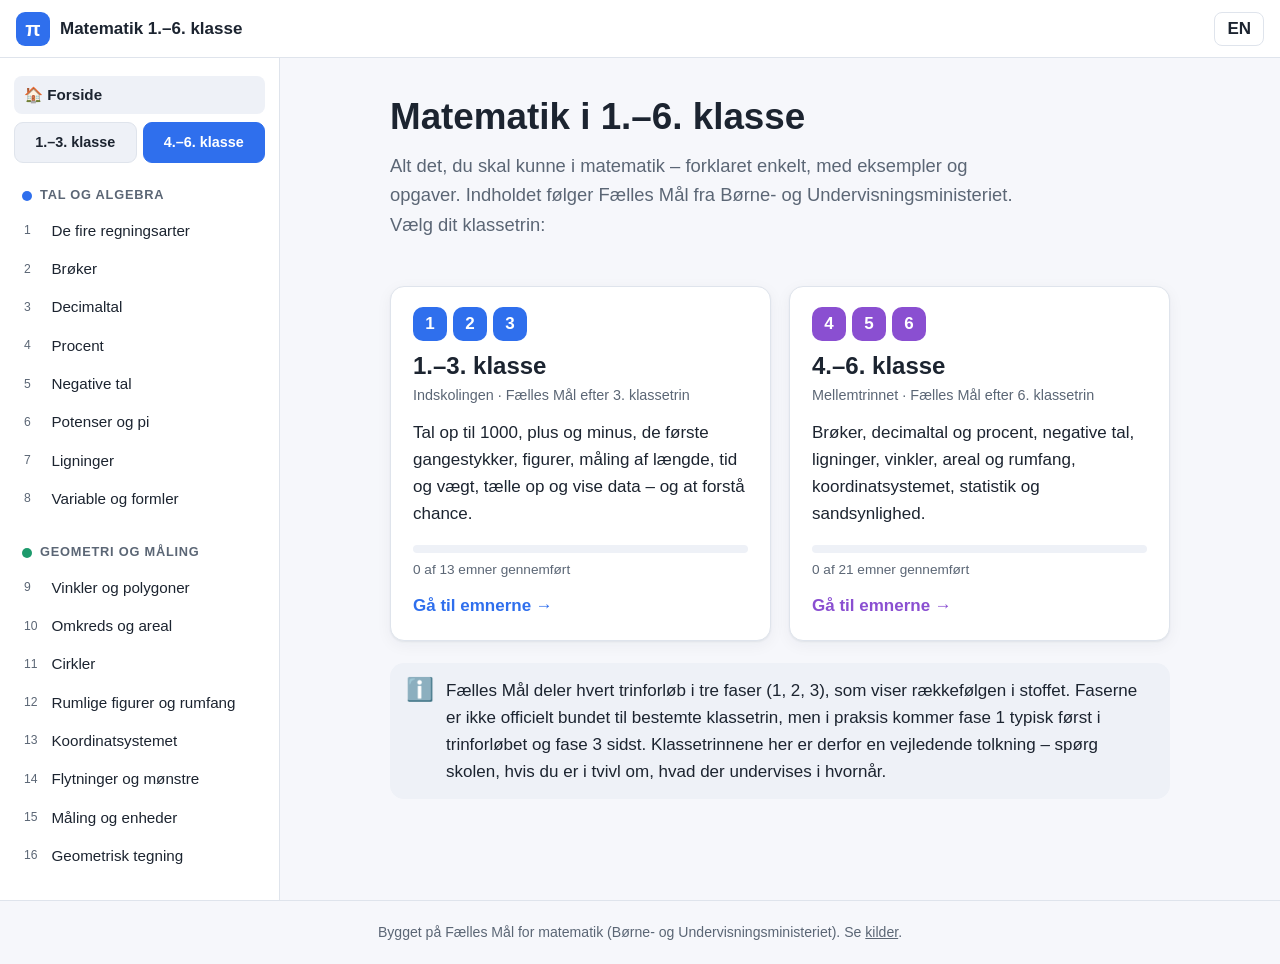
<file: public/index.html>
<!DOCTYPE html>
<html lang="da">
<head>
  <meta charset="utf-8">
  <meta name="viewport" content="width=device-width, initial-scale=1">
  <title>Matematik 1.–6. klasse</title>
  <meta name="description" content="Studiemateriale i matematik for 1.–6. klasse, bygget på Fælles Mål (Børne- og Undervisningsministeriet).">
  <link rel="icon" href="data:image/svg+xml,%3Csvg xmlns='http://www.w3.org/2000/svg' viewBox='0 0 64 64'%3E%3Crect width='64' height='64' rx='14' fill='%232f6fed'/%3E%3Ctext x='32' y='44' font-size='34' font-family='Arial' font-weight='bold' text-anchor='middle' fill='white'%3E%CF%80%3C/text%3E%3C/svg%3E">
  <link rel="stylesheet" href="css/style.css">
</head>
<body>
  <a class="skip" href="#main">Gå til indhold</a>

  <header class="topbar">
    <button class="menu-btn" id="menuBtn" aria-label="Menu" aria-expanded="false">☰</button>
    <a class="brand" href="#/">
      <span class="brand-mark">π</span>
      <span class="brand-text" id="brandText">Matematik 1.–6. klasse</span>
    </a>
    <div class="topbar-right">
      <button class="lang-btn" id="langBtn" title="Skift sprog / Switch language">EN</button>
    </div>
  </header>

  <div class="layout">
    <nav class="sidebar" id="sidebar" aria-label="Emner"></nav>
    <main class="content" id="main" tabindex="-1"></main>
  </div>

  <footer class="footer" id="footer"></footer>

  <script src="js/content/index.js"></script>
  <script src="js/content/indskoling-tal.js"></script>
  <script src="js/content/indskoling-geometri.js"></script>
  <script src="js/content/indskoling-statistik.js"></script>
  <script src="js/content/tal.js"></script>
  <script src="js/content/geometri.js"></script>
  <script src="js/content/statistik.js"></script>
  <script src="js/content/kompetencer.js"></script>
  <script src="js/widgets.js"></script>
  <script src="js/app.js"></script>
</body>
</html>
</file>
<file: public/css/style.css>
/* ------------------------------------------------------------------
   Matematik 6. klasse — stylesheet
   ------------------------------------------------------------------ */

:root {
  --bg: #f6f7fb;
  --surface: #ffffff;
  --surface-2: #eef1f7;
  --text: #1c2430;
  --muted: #5b6675;
  --line: #dfe4ec;
  --brand: #2f6fed;

  --tal: #2f6fed;
  --tal-soft: #e6eefe;
  --geometri: #1d9a6c;
  --geometri-soft: #e1f5ec;
  --statistik: #e8842b;
  --statistik-soft: #fdeede;
  --kompetencer: #8a4fd1;
  --kompetencer-soft: #f0e7fb;

  --ok: #1d9a6c;
  --warn: #e8842b;
  --radius: 14px;
  --shadow: 0 1px 2px rgba(20, 30, 50, .06), 0 4px 16px rgba(20, 30, 50, .05);
  --font: -apple-system, BlinkMacSystemFont, "Segoe UI", Roboto, Helvetica, Arial, sans-serif;
  --mono: ui-monospace, SFMono-Regular, Menlo, Consolas, monospace;
}

@media (prefers-color-scheme: dark) {
  :root:not([data-theme="light"]) {
    --bg: #12161d;
    --surface: #1a2029;
    --surface-2: #232b37;
    --text: #e8ecf2;
    --muted: #9aa5b5;
    --line: #2e3745;
    --tal-soft: #1b2a4a;
    --geometri-soft: #143528;
    --statistik-soft: #3d2a17;
    --kompetencer-soft: #2f2044;
    --shadow: 0 1px 2px rgba(0, 0, 0, .3), 0 4px 16px rgba(0, 0, 0, .25);
  }
}

* { box-sizing: border-box; }
[hidden] { display: none !important; }
html { scroll-behavior: smooth; }
body {
  margin: 0;
  font-family: var(--font);
  font-size: 17px;
  line-height: 1.6;
  color: var(--text);
  background: var(--bg);
}
a { color: var(--brand); }
h1, h2, h3, h4 { line-height: 1.25; margin: 0 0 .5em; }
h1 { font-size: 2rem; }
h2 { font-size: 1.45rem; margin-top: 1.6em; }
h3 { font-size: 1.15rem; margin-top: 1.2em; }
p { margin: 0 0 1em; }
ul, ol { padding-left: 1.4em; }
li { margin: .25em 0; }
code { font-family: var(--mono); font-size: .95em; background: var(--surface-2); padding: .1em .35em; border-radius: 5px; }
table { border-collapse: collapse; width: 100%; margin: 0 0 1.2em; font-size: .97em; }
.tw { overflow-x: auto; max-width: 100%; margin: 0 0 1.2em; -webkit-overflow-scrolling: touch; }
.tw > table { margin: 0; min-width: max-content; }
.content { min-width: 0; }
th, td { border: 1px solid var(--line); padding: .45em .7em; text-align: left; vertical-align: top; }
th { background: var(--surface-2); }
td.num, th.num { text-align: right; font-variant-numeric: tabular-nums; }
hr { border: 0; border-top: 1px solid var(--line); margin: 2em 0; }
svg { max-width: 100%; height: auto; }
button { font-family: inherit; font-size: inherit; cursor: pointer; }

.skip { position: absolute; left: -999px; top: 0; background: var(--surface); padding: .5em 1em; z-index: 100; }
.skip:focus { left: 8px; top: 8px; }

/* ---------- top bar ---------- */
.topbar {
  position: sticky; top: 0; z-index: 30;
  display: flex; align-items: center; gap: 12px;
  height: 58px; padding: 0 16px;
  background: var(--surface);
  border-bottom: 1px solid var(--line);
}
.brand { display: flex; align-items: center; gap: 10px; text-decoration: none; color: var(--text); font-weight: 700; }
.brand-mark {
  display: inline-grid; place-items: center;
  width: 34px; height: 34px; border-radius: 9px;
  background: var(--brand); color: #fff; font-size: 20px; font-weight: 700;
}
.topbar-right { margin-left: auto; display: flex; gap: 8px; align-items: center; }
.lang-btn, .menu-btn {
  border: 1px solid var(--line); background: var(--surface); color: var(--text);
  border-radius: 8px; padding: 6px 12px; font-weight: 600;
}
.lang-btn:hover, .menu-btn:hover { background: var(--surface-2); }
.menu-btn { display: none; font-size: 20px; padding: 2px 10px; }

/* ---------- layout ---------- */
.layout { display: grid; grid-template-columns: 280px minmax(0, 1fr); min-height: calc(100vh - 58px); }
.sidebar {
  border-right: 1px solid var(--line);
  background: var(--surface);
  padding: 18px 14px 40px;
  position: sticky; top: 58px; height: calc(100vh - 58px); overflow-y: auto;
}
.content { padding: 28px 20px 80px; }
.content > .page { max-width: 780px; margin: 0 auto; }

.side-group { margin-bottom: 18px; }
.side-title {
  display: flex; align-items: center; gap: 8px;
  font-size: .8rem; text-transform: uppercase; letter-spacing: .06em;
  color: var(--muted); font-weight: 700; padding: 6px 8px;
}
.side-title .dot { width: 10px; height: 10px; border-radius: 50%; display: inline-block; }
.side-link {
  display: flex; align-items: center; gap: 8px;
  padding: 7px 10px; border-radius: 8px; text-decoration: none; color: var(--text); font-size: .95rem;
}
.side-link:hover { background: var(--surface-2); }
.side-link.active { background: var(--surface-2); font-weight: 600; }
.side-link .num { color: var(--muted); font-size: .8em; min-width: 1.6em; }
.side-link .done { margin-left: auto; color: var(--ok); font-weight: 700; }
.side-home { font-weight: 600; margin-bottom: 8px; }

/* ---------- area colouring ---------- */
.area-tal { --c: var(--tal); --c-soft: var(--tal-soft); }
.area-geometri { --c: var(--geometri); --c-soft: var(--geometri-soft); }
.area-statistik { --c: var(--statistik); --c-soft: var(--statistik-soft); }
.area-kompetencer { --c: var(--kompetencer); --c-soft: var(--kompetencer-soft); }

/* ---------- home ---------- */
.hero { padding: 8px 0 18px; }
.hero h1 { font-size: 2.3rem; margin-bottom: .3em; }
.hero p.lead { font-size: 1.15rem; color: var(--muted); max-width: 640px; }

.card {
  background: var(--surface); border: 1px solid var(--line); border-radius: var(--radius);
  padding: 18px 20px; box-shadow: var(--shadow); margin-bottom: 18px;
}
.card.accent { border-left: 6px solid var(--c, var(--brand)); }
.card h2 { margin-top: 0; }
.card h3 { margin-top: 0; }

.area-grid { display: grid; grid-template-columns: repeat(auto-fit, minmax(300px, 1fr)); gap: 16px; margin: 18px 0 28px; }
.area-card { background: var(--surface); border: 1px solid var(--line); border-radius: var(--radius); padding: 18px 20px; box-shadow: var(--shadow); border-top: 6px solid var(--c); }
.area-card h2 { font-size: 1.25rem; margin: 0 0 .3em; }
.area-card .goal { font-size: .93rem; color: var(--muted); margin-bottom: .8em; font-style: italic; }
.area-card ol { padding-left: 1.3em; margin: 0 0 .8em; }
.area-card ol a { text-decoration: none; color: var(--text); }
.area-card ol a:hover { text-decoration: underline; }
.area-card li.done a::after { content: " ✓"; color: var(--ok); font-weight: 700; }
.progress { height: 8px; background: var(--surface-2); border-radius: 99px; overflow: hidden; }
.progress > span { display: block; height: 100%; background: var(--c); border-radius: 99px; transition: width .3s; }
.progress-label { font-size: .85rem; color: var(--muted); margin-top: 6px; }

.must-list { margin: 0; padding-left: 1.3em; }
.must-list li { margin: .5em 0; }
.must-list .where { display: block; font-size: .85rem; color: var(--muted); }

/* ---------- topic page ---------- */
.crumbs { font-size: .9rem; color: var(--muted); margin-bottom: 10px; }
.crumbs a { color: var(--muted); text-decoration: none; }
.crumbs a:hover { text-decoration: underline; }
.topic-head { border-left: 6px solid var(--c); padding-left: 16px; margin-bottom: 22px; }
.topic-head .area-label { font-size: .85rem; font-weight: 700; color: var(--c); text-transform: uppercase; letter-spacing: .05em; }
.topic-head h1 { margin: .1em 0 .2em; }
.topic-head .summary { color: var(--muted); font-size: 1.08rem; margin: 0; }

.goalbox { background: var(--c-soft); border-radius: var(--radius); padding: 14px 18px; margin-bottom: 22px; }
.goalbox h3 { margin: 0 0 .4em; font-size: 1rem; color: var(--c); }
.goalbox ul { margin: 0; padding-left: 1.3em; font-size: .97rem; }
.goalbox .src { font-size: .82rem; color: var(--muted); margin-top: .6em; }

.section { margin-bottom: 26px; }
.section h2 { display: flex; align-items: center; gap: 10px; }
.section h2 .badge { font-size: .72rem; font-weight: 700; letter-spacing: .05em; text-transform: uppercase; padding: 3px 8px; border-radius: 6px; background: var(--c-soft); color: var(--c); }

.example { background: var(--surface); border: 1px solid var(--line); border-radius: var(--radius); padding: 16px 20px; box-shadow: var(--shadow); }
.example .problem { font-weight: 600; margin-bottom: .6em; }
.example ol.steps { margin: 0 0 .8em; }
.example .answer { background: var(--c-soft); border-radius: 8px; padding: 8px 12px; font-weight: 600; display: inline-block; }

.tip { display: flex; gap: 12px; background: var(--surface-2); border-radius: var(--radius); padding: 14px 16px; }
.tip .icon { font-size: 1.4rem; line-height: 1.2; }
.tip p:last-child { margin-bottom: 0; }

.terms { display: grid; grid-template-columns: repeat(auto-fill, minmax(220px, 1fr)); gap: 10px; }
.term { background: var(--surface); border: 1px solid var(--line); border-radius: 10px; padding: 10px 12px; font-size: .93rem; }
.term b { display: block; }
.term .other { color: var(--c); font-weight: 600; }
.term .def { color: var(--muted); display: block; margin-top: 3px; }

.practice .item { background: var(--surface); border: 1px solid var(--line); border-radius: 12px; padding: 14px 16px; margin-bottom: 12px; }
.practice .q { margin-bottom: .6em; }
.practice .q .n { display: inline-grid; place-items: center; width: 26px; height: 26px; border-radius: 50%; background: var(--c); color: #fff; font-size: .85rem; font-weight: 700; margin-right: 8px; }
.practice .reveal { border: 1px solid var(--c); color: var(--c); background: transparent; border-radius: 8px; padding: 5px 12px; font-weight: 600; font-size: .9rem; }
.practice .reveal:hover { background: var(--c-soft); }
.practice .a { margin-top: 10px; padding: 10px 12px; background: var(--c-soft); border-radius: 8px; }
.practice .a[hidden] { display: none; }

.done-box { display: flex; align-items: center; gap: 12px; background: var(--surface); border: 2px dashed var(--line); border-radius: var(--radius); padding: 14px 18px; margin: 30px 0 18px; }
.done-box input { width: 22px; height: 22px; accent-color: var(--ok); }
.done-box label { font-weight: 600; cursor: pointer; }
.done-box.is-done { border-color: var(--ok); border-style: solid; }

.pager { display: flex; justify-content: space-between; gap: 12px; margin-top: 18px; }
.pager a { flex: 1; text-decoration: none; color: var(--text); background: var(--surface); border: 1px solid var(--line); border-radius: 12px; padding: 12px 14px; }
.pager a:hover { background: var(--surface-2); }
.pager a small { display: block; color: var(--muted); font-size: .8rem; }
.pager a.next { text-align: right; }

/* ---------- math bits ---------- */
.frac { display: inline-flex; flex-direction: column; align-items: center; vertical-align: middle; margin: 0 .2em; line-height: 1.1; font-size: .95em; }
.frac > span:first-child { border-bottom: 1.5px solid currentColor; padding: 0 .25em; }
.frac > span:last-child { padding: 0 .25em; }
.math { font-family: var(--mono); font-size: .98em; background: var(--surface-2); padding: .15em .45em; border-radius: 6px; white-space: nowrap; }
@media (max-width: 480px) { .math { white-space: normal; } }
.content { overflow-x: hidden; }
.big { font-size: 1.25em; }
.fig { margin: 12px 0 18px; text-align: center; }
.fig svg { background: var(--surface); border: 1px solid var(--line); border-radius: 10px; padding: 6px; }
.fig .cap { font-size: .88rem; color: var(--muted); margin-top: 6px; }
.grid2 { display: grid; grid-template-columns: 1fr 1fr; gap: 14px; }

/* ---------- widgets ---------- */
.widget { background: var(--surface); border: 1px solid var(--line); border-radius: var(--radius); padding: 16px 18px; box-shadow: var(--shadow); }
.widget h3 { margin-top: 0; }
.widget > div { max-width: 100%; overflow-x: auto; }
.widget .row { display: flex; flex-wrap: wrap; gap: 10px 16px; align-items: center; margin-bottom: 10px; }
.widget label { display: inline-flex; align-items: center; gap: 6px; font-size: .95rem; }
.widget input[type="number"], .widget input[type="text"], .widget select { font: inherit; padding: 6px 8px; border: 1px solid var(--line); border-radius: 8px; width: 90px; background: var(--surface); color: var(--text); }
.widget select { width: auto; }
.widget input[type="range"] { width: 160px; }
.widget .btn { border: 0; background: var(--c, var(--brand)); color: #fff; border-radius: 8px; padding: 7px 14px; font-weight: 600; }
.widget .btn.secondary { background: var(--surface-2); color: var(--text); }
.widget .out { margin-top: 10px; }
.widget .msg { padding: 8px 12px; border-radius: 8px; background: var(--surface-2); display: inline-block; }
.widget .msg.ok { background: #d9f3e6; color: #0f5c3f; }
.widget .msg.no { background: #fde2e2; color: #8b1e1e; }
.widget .bars { display: flex; align-items: flex-end; gap: 6px; height: 160px; padding: 6px 0; border-bottom: 1px solid var(--line); }
.widget .bar { flex: 1; display: flex; flex-direction: column; justify-content: flex-end; align-items: center; height: 100%; font-size: .8rem; }
.widget .bar > i { display: block; width: 100%; background: var(--c, var(--brand)); border-radius: 4px 4px 0 0; min-height: 1px; }
.widget .bar > b { font-weight: 600; margin-top: 4px; }
.widget .mini { font-size: .88rem; color: var(--muted); }
.widget svg { display: block; margin: 0 auto; }

/* ---------- footer ---------- */
.footer { border-top: 1px solid var(--line); padding: 20px; font-size: .88rem; color: var(--muted); text-align: center; }
.footer a { color: var(--muted); }

/* ---------- responsive ---------- */
@media (max-width: 900px) {
  .layout { grid-template-columns: 1fr; }
  .menu-btn { display: inline-block; }
  .sidebar {
    position: fixed; left: 0; top: 58px; width: min(320px, 85vw); height: calc(100vh - 58px);
    transform: translateX(-100%); transition: transform .2s; z-index: 25; box-shadow: var(--shadow);
  }
  .sidebar.open { transform: translateX(0); }
  .content { padding: 20px 16px 70px; }
  .grid2 { grid-template-columns: 1fr; }
  .hero h1 { font-size: 1.8rem; }
  body { font-size: 16px; }
}

@media print {
  .topbar, .sidebar, .footer, .pager, .done-box, .practice .reveal, .widget { display: none !important; }
  .layout { display: block; }
  .practice .a[hidden] { display: block; }
  body { background: #fff; color: #000; }
}

/* ---------- levels (1.–3. / 4.–6.) ---------- */
.hero-sub { font-size: 1rem; font-weight: 500; color: var(--muted); margin-left: 8px; }
.level-grid { display: grid; grid-template-columns: repeat(auto-fit, minmax(280px, 1fr)); gap: 18px; margin: 10px 0 22px; }
.level-card {
  display: block; text-decoration: none; color: var(--text);
  background: var(--surface); border: 1px solid var(--line); border-radius: var(--radius);
  padding: 20px 22px; box-shadow: var(--shadow); transition: transform .12s, box-shadow .12s;
}
.level-card:hover { transform: translateY(-2px); box-shadow: 0 6px 22px rgba(20, 30, 50, .12); }
.level-card .grades { display: flex; gap: 6px; margin-bottom: 10px; }
.level-card .grades span { display: inline-grid; place-items: center; width: 34px; height: 34px; border-radius: 10px; background: var(--brand); color: #fff; font-weight: 700; }
.level-card:nth-child(2) .grades span { background: var(--kompetencer); }
.level-card h2 { margin: 0 0 .15em; font-size: 1.5rem; }
.level-card .sub { color: var(--muted); font-size: .9rem; margin-bottom: .8em; }
.level-card .cta { margin-top: 12px; font-weight: 700; color: var(--brand); }
.level-card:nth-child(2) .cta { color: var(--kompetencer); }

.level-switch { display: grid; grid-template-columns: 1fr 1fr; gap: 6px; margin: 4px 0 16px; }
.level-switch a { text-align: center; text-decoration: none; color: var(--text); font-weight: 700; font-size: .9rem; padding: 8px 6px; border: 1px solid var(--line); border-radius: 9px; background: var(--surface-2); }
.level-switch a.on { background: var(--brand); color: #fff; border-color: var(--brand); }

.filter { display: flex; flex-wrap: wrap; align-items: center; gap: 8px; margin: 6px 0 16px; font-size: .95rem; }
.filter > span { color: var(--muted); font-weight: 600; }
.chip { border: 1px solid var(--line); background: var(--surface); color: var(--text); border-radius: 999px; padding: 5px 13px; font-weight: 600; font-size: .9rem; }
.chip.on { background: var(--brand); color: #fff; border-color: var(--brand); }
.filter .why { flex-basis: 100%; font-size: .88rem; color: var(--muted); }
.filter .why summary { cursor: pointer; }
.filter .why p { margin: 6px 0 0; }
.area-card li.dim { opacity: .38; }
.mini-grades { display: inline-flex; gap: 3px; margin-left: 8px; vertical-align: middle; }
.mini-grades i { font-style: normal; font-size: .7rem; font-weight: 700; color: var(--muted); border: 1px solid var(--line); border-radius: 5px; padding: 0 5px; line-height: 1.5; }
.mini-grades i.on { background: var(--c); color: #fff; border-color: var(--c); }

.tags { margin-top: 8px; }
.phase-tag { display: inline-block; font-size: .8rem; font-weight: 600; color: var(--c); background: var(--c-soft); border-radius: 999px; padding: 3px 10px; cursor: help; }
.ghost { border: 1px solid var(--line); background: var(--surface); border-radius: 8px; padding: 6px 12px; color: var(--muted); }

/* ---------- hundred square widget ---------- */
.hsq { display: grid; grid-template-columns: repeat(10, 1fr); gap: 3px; max-width: 460px; }
.hsq .c { border: 1px solid var(--line); background: var(--surface); color: var(--text); border-radius: 6px; padding: 5px 0; font-size: .85rem; font-weight: 600; }
.hsq .c.on { background: var(--c-soft, var(--tal-soft)); color: var(--c, var(--brand)); border-color: var(--c, var(--brand)); }
.hsq .c.pick { background: var(--c, var(--brand)); color: #fff; }
@media (max-width: 480px) { .hsq .c { padding: 4px 0; font-size: .75rem; } }
</file>
